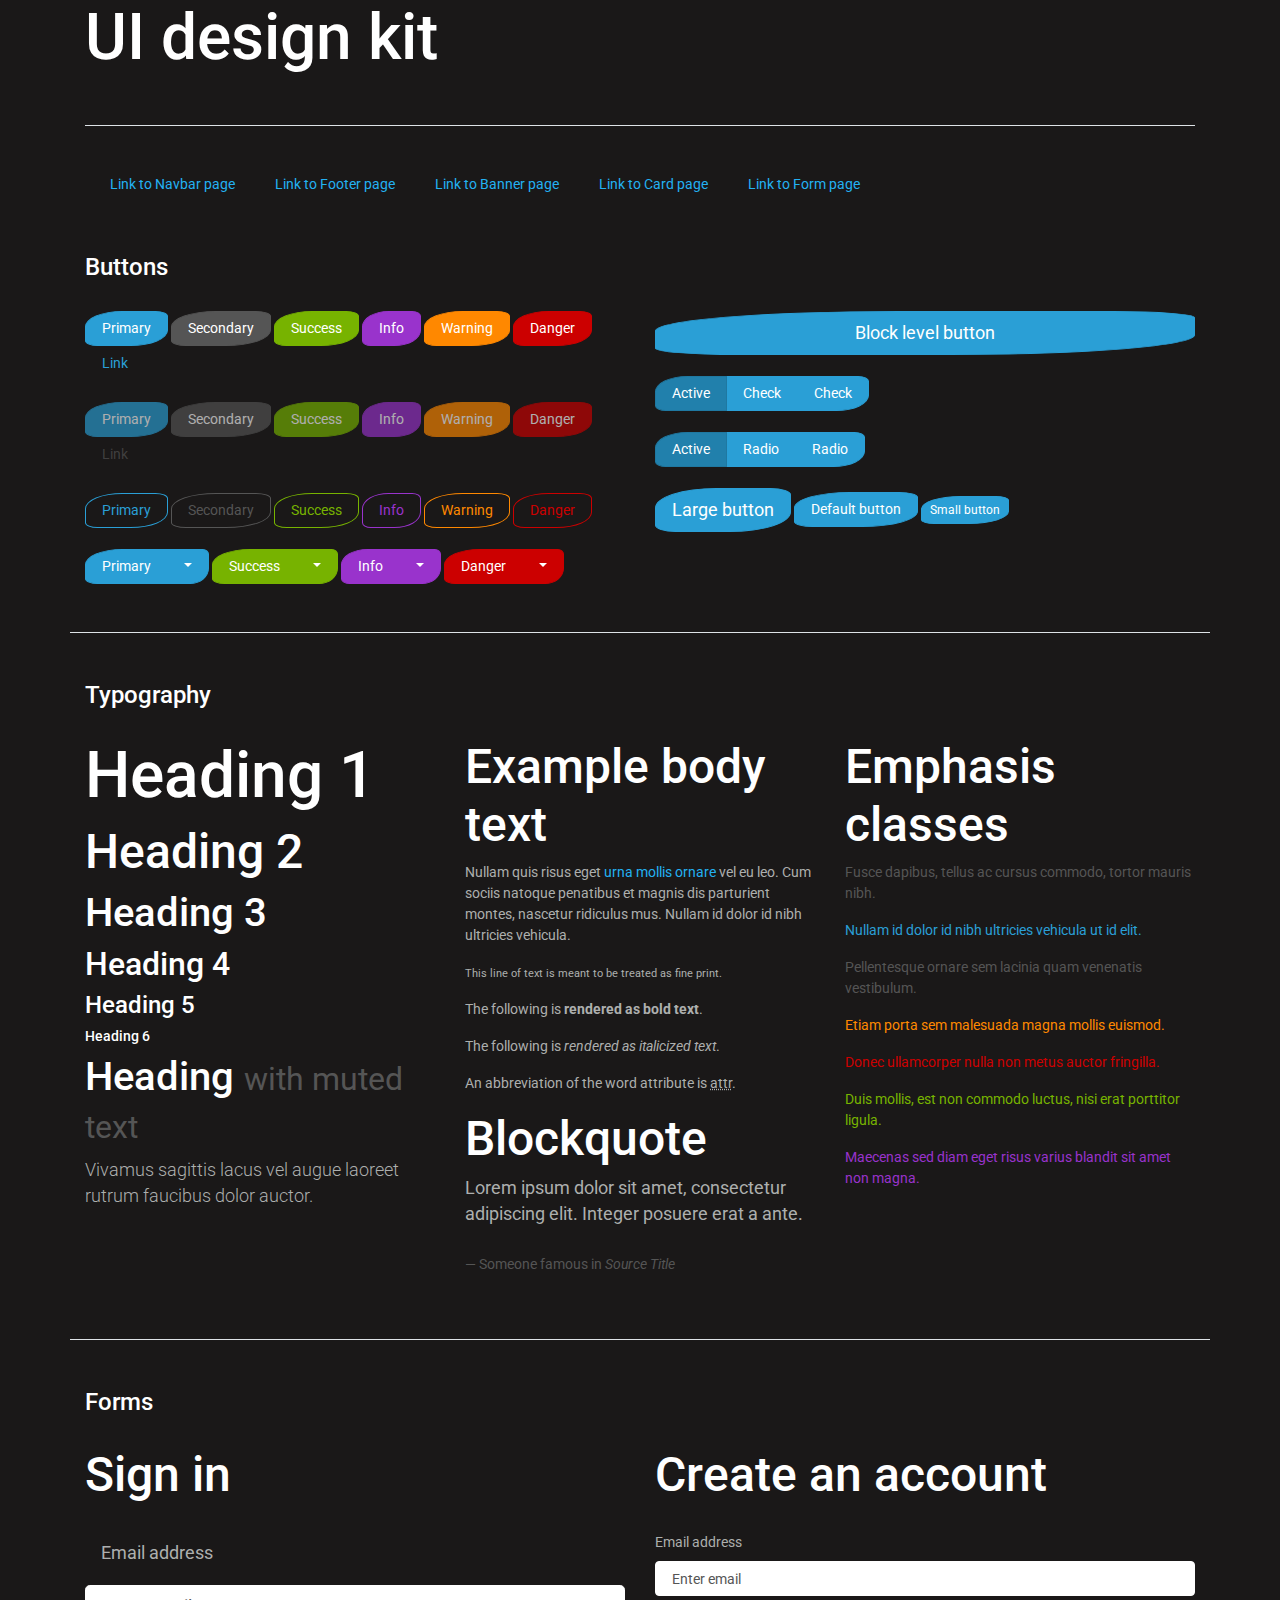
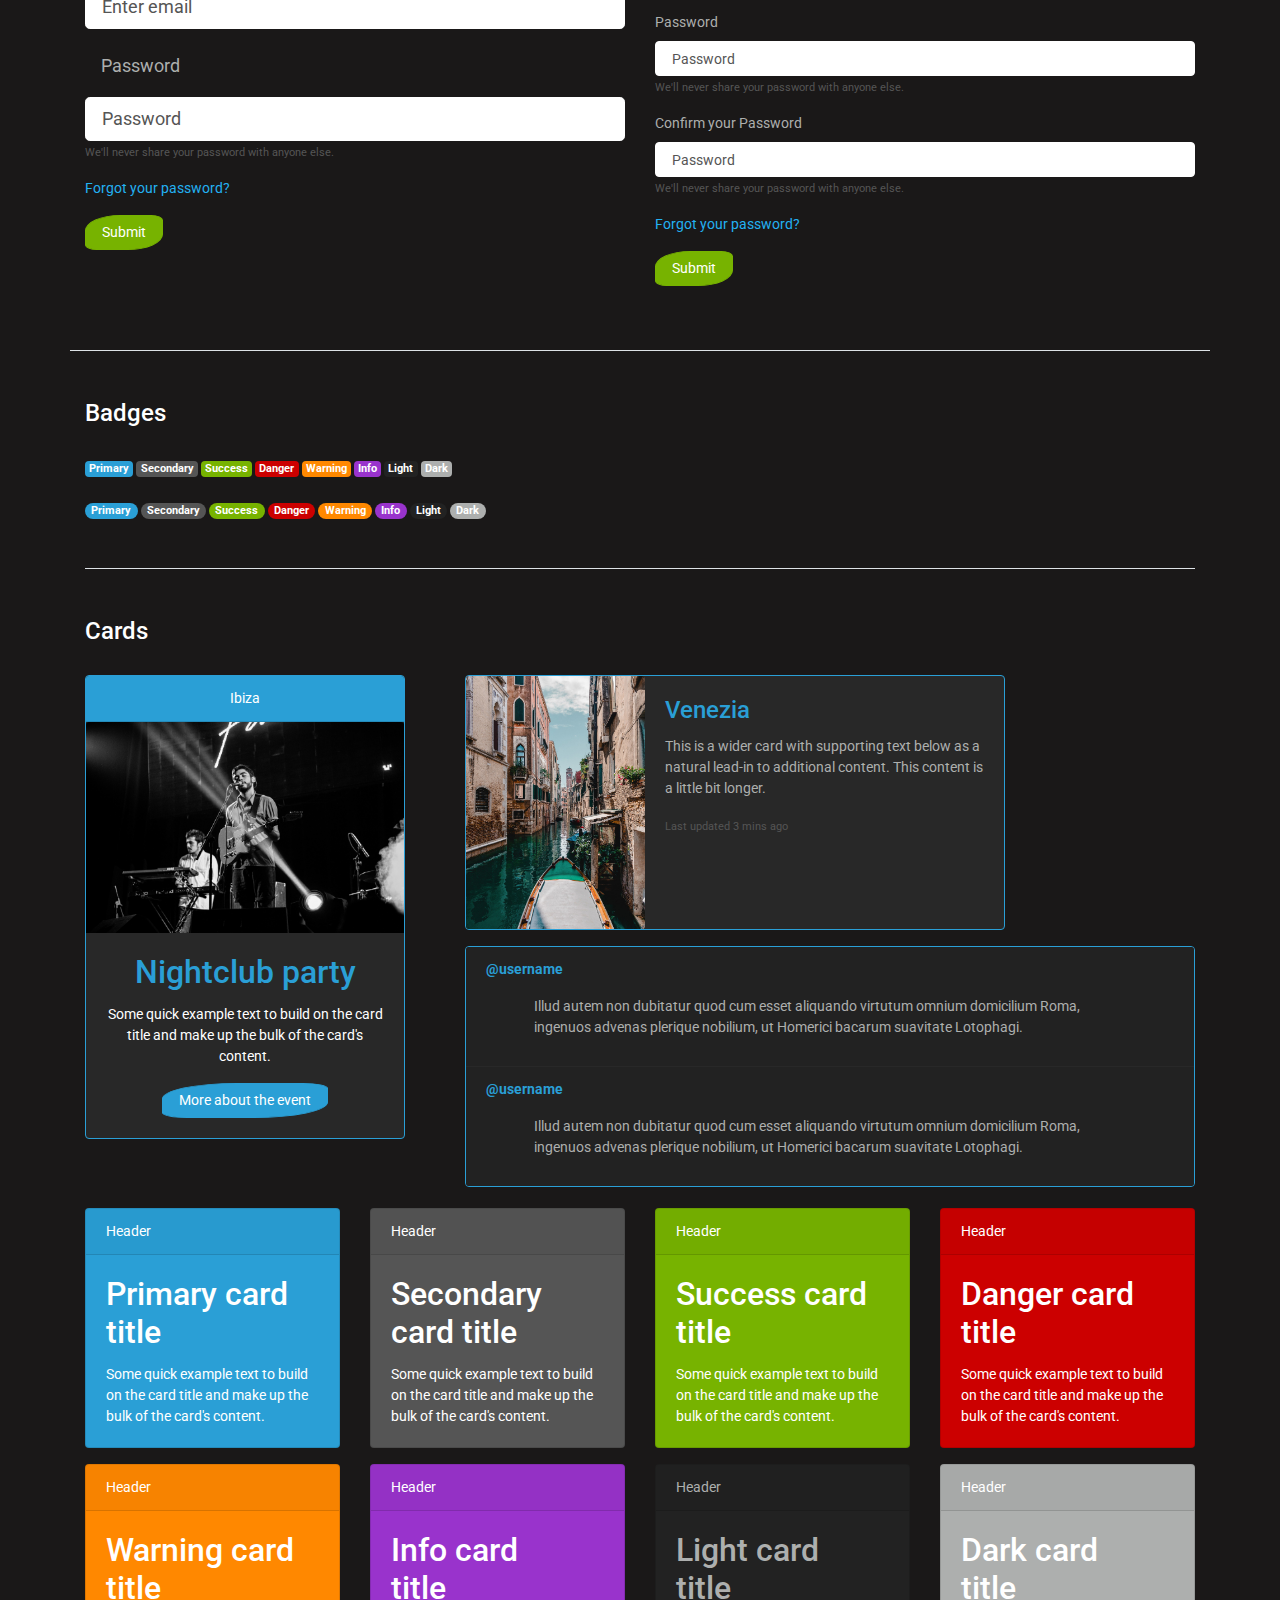
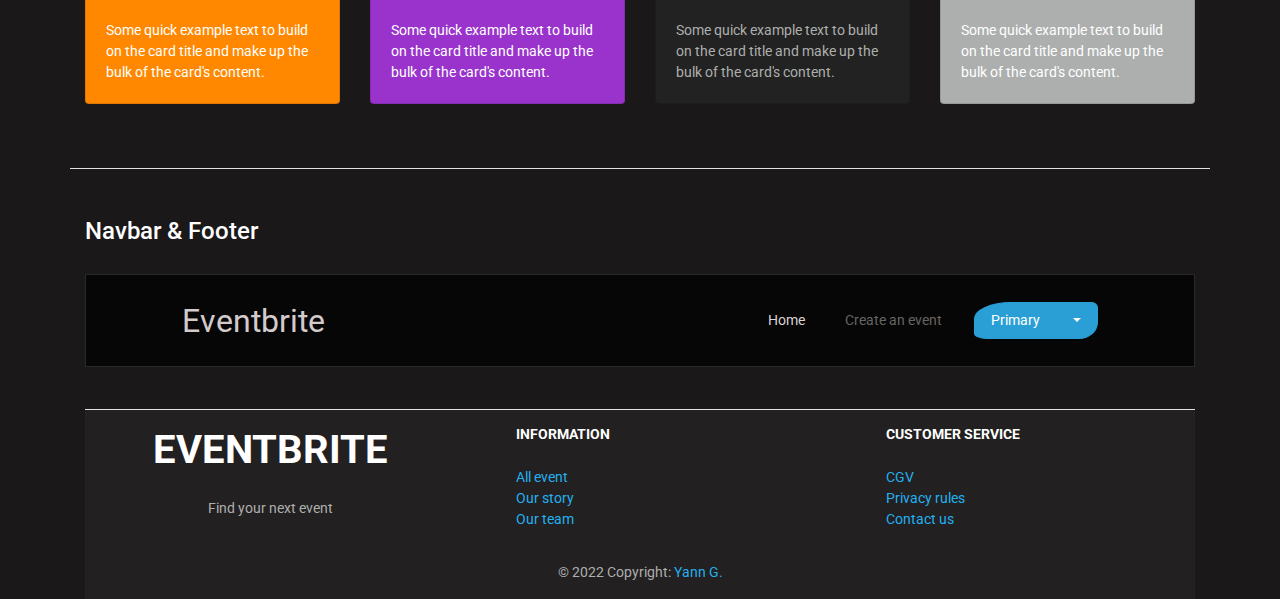
<file: view/index.html>
<!DOCTYPE html>
<html>

<head>
  <meta charset="utf-8">
  <meta name="viewport" content="width=device-width, initial-scale=1, shrink-to-fit=no">

  <link rel="stylesheet" href="../style/bootswatch.css">

  <script src="https://code.jquery.com/jquery-3.5.1.slim.min.js"
    integrity="sha384-DfXdz2htPH0lsSSs5nCTpuj/zy4C+OGpamoFVy38MVBnE+IbbVYUew+OrCXaRkfj"
    crossorigin="anonymous"></script>
  <script src="https://cdn.jsdelivr.net/npm/bootstrap@4.5.3/dist/js/bootstrap.bundle.min.js"
    integrity="sha384-ho+j7jyWK8fNQe+A12Hb8AhRq26LrZ/JpcUGGOn+Y7RsweNrtN/tE3MoK7ZeZDyx"
    crossorigin="anonymous"></script>
</head>

<body>
  <div class="container">
    <h1 class="border-bottom pb-5 mb-5">UI design kit</h1>

    <div class="row">
      <ul><a href="../view/navbar.html">Link to Navbar page</a></ul>
      <ul><a href="../view/footer.html">Link to Footer page</a></ul>
      <ul><a href="../view/banner.html">Link to Banner page</a></ul>
      <ul><a href="../view/card.html">Link to Card page</a></ul>
      <ul><a href="../view/authentification_form.html">Link to Form page</a></ul>
    </div><br><br>

    <h5>Buttons</h5><br>
    <div class="row border-bottom pb-5 mb-5">
      <div id="button" class="col-6">
        <button type="button" class="btn btn-primary">Primary</button>
        <button type="button" class="btn btn-secondary">Secondary</button>
        <button type="button" class="btn btn-success">Success</button>
        <button type="button" class="btn btn-info">Info</button>
        <button type="button" class="btn btn-warning">Warning</button>
        <button type="button" class="btn btn-danger">Danger</button>
        <button type="button" class="btn btn-link">Link</button>

        <br><br>

        <button type="button" class="btn btn-primary disabled">Primary</button>
        <button type="button" class="btn btn-secondary disabled">Secondary</button>
        <button type="button" class="btn btn-success disabled">Success</button>
        <button type="button" class="btn btn-info disabled">Info</button>
        <button type="button" class="btn btn-warning disabled">Warning</button>
        <button type="button" class="btn btn-danger disabled">Danger</button>
        <button type="button" class="btn btn-link disabled">Link</button>

        <br><br>

        <button type="button" class="btn btn-outline-primary">Primary</button>
        <button type="button" class="btn btn-outline-secondary">Secondary</button>
        <button type="button" class="btn btn-outline-success">Success</button>
        <button type="button" class="btn btn-outline-info">Info</button>
        <button type="button" class="btn btn-outline-warning">Warning</button>
        <button type="button" class="btn btn-outline-danger">Danger</button>

        <br><br>

        <div class="btn-group" role="group" aria-label="Button group with nested dropdown">
          <button type="button" class="btn btn-primary">Primary</button>
          <div class="btn-group" role="group">
            <button id="btnGroupDrop1" type="button" class="btn btn-primary dropdown-toggle" data-toggle="dropdown"
              aria-haspopup="true" aria-expanded="false"></button>
            <div class="dropdown-menu" aria-labelledby="btnGroupDrop1">
              <a class="dropdown-item" href="#">Dropdown link</a>
              <a class="dropdown-item" href="#">Dropdown link</a>
            </div>
          </div>
        </div>

        <div class="btn-group" role="group" aria-label="Button group with nested dropdown">
          <button type="button" class="btn btn-success">Success</button>
          <div class="btn-group" role="group">
            <button id="btnGroupDrop2" type="button" class="btn btn-success dropdown-toggle" data-toggle="dropdown"
              aria-haspopup="true" aria-expanded="false"></button>
            <div class="dropdown-menu" aria-labelledby="btnGroupDrop2">
              <a class="dropdown-item" href="#">Dropdown link</a>
              <a class="dropdown-item" href="#">Dropdown link</a>
            </div>
          </div>
        </div>

        <div class="btn-group" role="group" aria-label="Button group with nested dropdown">
          <button type="button" class="btn btn-info">Info</button>
          <div class="btn-group" role="group">
            <button id="btnGroupDrop3" type="button" class="btn btn-info dropdown-toggle" data-toggle="dropdown"
              aria-haspopup="true" aria-expanded="false"></button>
            <div class="dropdown-menu" aria-labelledby="btnGroupDrop3">
              <a class="dropdown-item" href="#">Dropdown link</a>
              <a class="dropdown-item" href="#">Dropdown link</a>
            </div>
          </div>
        </div>

        <div class="btn-group" role="group" aria-label="Button group with nested dropdown">
          <button type="button" class="btn btn-danger">Danger</button>
          <div class="btn-group" role="group">
            <button id="btnGroupDrop4" type="button" class="btn btn-danger dropdown-toggle" data-toggle="dropdown"
              aria-haspopup="true" aria-expanded="false"></button>
            <div class="dropdown-menu" aria-labelledby="btnGroupDrop4">
              <a class="dropdown-item" href="#">Dropdown link</a>
              <a class="dropdown-item" href="#">Dropdown link</a>
            </div>
          </div>
        </div>

        <br>
      </div>

      <div id="button" class="col-6">
        <button type="button" class="btn btn-primary btn-lg btn-block">Block level button</button><br>

        <div class="btn-group btn-group-toggle" data-toggle="buttons">
          <label class="btn btn-primary active">
            <input type="checkbox" checked="" autocomplete="off"> Active
          </label>
          <label class="btn btn-primary">
            <input type="checkbox" autocomplete="off"> Check
          </label>
          <label class="btn btn-primary">
            <input type="checkbox" autocomplete="off"> Check
          </label>
        </div><br><br>

        <div class="btn-group btn-group-toggle" data-toggle="buttons">
          <label class="btn btn-primary active">
            <input type="radio" name="options" id="option1" autocomplete="off" checked=""> Active
          </label>
          <label class="btn btn-primary">
            <input type="radio" name="options" id="option2" autocomplete="off"> Radio
          </label>
          <label class="btn btn-primary">
            <input type="radio" name="options" id="option3" autocomplete="off"> Radio
          </label>
        </div><br><br>

        <button type="button" class="btn btn-primary btn-lg">Large button</button>
        <button type="button" class="btn btn-primary">Default button</button>
        <button type="button" class="btn btn-primary btn-sm">Small button</button>


      </div>
    </div>

    <h5>Typography</h5><br>
    <div class="row border-bottom pb-5 mb-5">
      <div class="col-4">
        <h1>Heading 1</h1>
        <h2>Heading 2</h2>
        <h3>Heading 3</h3>
        <h4>Heading 4</h4>
        <h5>Heading 5</h5>
        <h6>Heading 6</h6>
        <h3>Heading <small class="text-muted">with muted text</small></h3>
        <p class="lead">Vivamus sagittis lacus vel augue laoreet rutrum faucibus dolor auctor.</p>
      </div>

      <div class="col-4">
        <h2>Example body text</h2>
        <p>Nullam quis risus eget <a href="#">urna mollis ornare</a> vel eu leo. Cum sociis natoque penatibus et magnis
          dis parturient montes, nascetur ridiculus mus. Nullam id dolor id nibh ultricies vehicula.</p>
        <p><small>This line of text is meant to be treated as fine print.</small></p>
        <p>The following is <strong>rendered as bold text</strong>.</p>
        <p>The following is <em>rendered as italicized text</em>.</p>
        <p>An abbreviation of the word attribute is <abbr title="attribute">attr</abbr>.</p>

        <h2>Blockquote</h2>
        <blockquote class="blockquote">
          <p class="mb-0">Lorem ipsum dolor sit amet, consectetur adipiscing elit. Integer posuere erat a ante.</p><br>
          <footer class="blockquote-footer">Someone famous in <cite title="Source Title">Source Title</cite></footer>
        </blockquote>
      </div>

      <div class="col-4">
        <h2>Emphasis classes</h2>
        <p class="text-muted">Fusce dapibus, tellus ac cursus commodo, tortor mauris nibh.</p>
        <p class="text-primary">Nullam id dolor id nibh ultricies vehicula ut id elit.</p>
        <p class="text-secondary">Pellentesque ornare sem lacinia quam venenatis vestibulum.</p>
        <p class="text-warning">Etiam porta sem malesuada magna mollis euismod.</p>
        <p class="text-danger">Donec ullamcorper nulla non metus auctor fringilla.</p>
        <p class="text-success">Duis mollis, est non commodo luctus, nisi erat porttitor ligula.</p>
        <p class="text-info">Maecenas sed diam eget risus varius blandit sit amet non magna.</p>
      </div>
    </div>

    <h5>Forms</h5><br>
    <div class="row border-bottom pb-5 mb-5">
      <form class="col-6">
        <h2>Sign in</h2><br>
        <fieldset>
          <div class="form-group">
            <label for="exampleInputEmail1" class="form-control-lg">Email address</label>
            <input type="email" class="form-control form-control-lg" id="exampleInputEmail1"
              aria-describedby="emailHelp" placeholder="Enter email">
          </div>
          <div class="form-group">
            <label for="exampleInputPassword1" class="form-control-lg">Password</label>
            <input type="password" class="form-control form-control-lg" id="exampleInputPassword1"
              placeholder="Password">
            <small id="emailHelp" class="form-text text-muted">We'll never share your password with anyone else.</small>
          </div>
          <div class="form-group">
            <a href="#!">Forgot your password?</a>
          </div>
          <div class="form-group">
            <button type="submit" class="btn btn-success">Submit</button>
          </div>
        </fieldset>
      </form>

      <form class="col-6">
        <h2>Create an account</h2><br>
        <fieldset>
          <div class="form-group">
            <label for="exampleInputEmail1">Email address</label>
            <input type="email" class="form-control form-control" id="exampleInputEmail1" aria-describedby="emailHelp"
              placeholder="Enter email">
          </div>
          <div class="form-group">
            <label for="exampleInputPassword1">Password</label>
            <input type="password" class="form-control form-control" id="exampleInputPassword1" placeholder="Password">
            <small id="emailHelp" class="form-text text-muted">We'll never share your password with anyone else.</small>
          </div>

          <div class="form-group">
            <label for="exampleInputPassword1">Confirm your Password</label>
            <input type="password" class="form-control form-control" id="exampleInputPassword1" placeholder="Password">
            <small id="emailHelp" class="form-text text-muted">We'll never share your password with anyone else.</small>
          </div>

          <div class="form-group">
            <a href="#!">Forgot your password?</a>
          </div>
          <div class="form-group">
            <button type="submit" class="btn btn-success">Submit</button>
          </div>
        </fieldset>
      </form>
    </div>

    <h5>Badges</h5><br>
    <div class="border-bottom pb-5 mb-5">
      <span class="badge badge-primary">Primary</span>
      <span class="badge badge-secondary">Secondary</span>
      <span class="badge badge-success">Success</span>
      <span class="badge badge-danger">Danger</span>
      <span class="badge badge-warning">Warning</span>
      <span class="badge badge-info">Info</span>
      <span class="badge badge-light">Light</span>
      <span class="badge badge-dark">Dark</span>

      <br><br>

      <span class="badge badge-pill badge-primary">Primary</span>
      <span class="badge badge-pill badge-secondary">Secondary</span>
      <span class="badge badge-pill badge-success">Success</span>
      <span class="badge badge-pill badge-danger">Danger</span>
      <span class="badge badge-pill badge-warning">Warning</span>
      <span class="badge badge-pill badge-info">Info</span>
      <span class="badge badge-pill badge-light">Light</span>
      <span class="badge badge-pill badge-dark">Dark</span>
    </div>

    <h5>Cards</h5><br>
    <div class="row">
      <div class="col-4">
        <div class="card text-white border-primary text-center mb-3" style="max-width: 20rem;">
          <div class="card-header bg-primary">Ibiza</div>
          <img class="card-img-top" src="../images/card-img2.jpg" alt="Card image cap">
          <div class="card-body">
            <h4 class="card-title text-primary">Nightclub party</h4>
            <p class="card-text">Some quick example text to build on the card title and make up the bulk of the card's
              content.</p>
            <button class="btn btn-primary">More about the event</button>
          </div>
        </div>
      </div>
      <div class="col-8">
        <div class="card border-primary mb-3" style="max-width: 540px;">
          <div class="row no-gutters">
            <div class="col-md-4">
              <img src="../images/venice-2845272_1920.jpg" class="card-img" alt="...">
            </div>
            <div class="col-md-8">
              <div class="card-body">
                <h5 class="card-title text-primary">Venezia</h5>
                <p class="card-text">This is a wider card with supporting text below as a natural lead-in to additional
                  content. This content is a little bit longer.</p>
                <p class="card-text"><small class="text-muted">Last updated 3 mins ago</small></p>
              </div>
            </div>
          </div>
        </div>
        <div class="card border-primary" style="width: 100%;">
          <ul class="list-group list-group-flush">
            <li class="list-group-item">
              <p class="text-primary font-weight-bold">@username</p>
              <p class="pl-5 pr-5">Illud autem non dubitatur quod cum esset aliquando virtutum omnium domicilium Roma,
                ingenuos advenas plerique nobilium, ut Homerici bacarum suavitate Lotophagi.</p>
            </li>

            <li class="list-group-item">
              <p class="text-primary font-weight-bold">@username</p>
              <p class="pl-5 pr-5">Illud autem non dubitatur quod cum esset aliquando virtutum omnium domicilium Roma,
                ingenuos advenas plerique nobilium, ut Homerici bacarum suavitate Lotophagi.</p>
            </li>

          </ul>
        </div><br>
      </div>
    </div>
    <div class="row">
      <div class="col-3">
        <div class="card text-white bg-primary mb-3" style="max-width: 20rem;">
          <div class="card-header">Header</div>
          <div class="card-body">
            <h4 class="card-title">Primary card title</h4>
            <p class="card-text">Some quick example text to build on the card title and make up the bulk of the card's
              content.</p>
          </div>
        </div>
      </div>
      <div class="col-3">
        <div class="card text-white bg-secondary mb-3" style="max-width: 20rem;">
          <div class="card-header">Header</div>
          <div class="card-body">
            <h4 class="card-title">Secondary card title</h4>
            <p class="card-text">Some quick example text to build on the card title and make up the bulk of the card's
              content.</p>
          </div>
        </div>
      </div>
      <div class="col-3">
        <div class="card text-white bg-success mb-3" style="max-width: 20rem;">
          <div class="card-header">Header</div>
          <div class="card-body">
            <h4 class="card-title">Success card title</h4>
            <p class="card-text">Some quick example text to build on the card title and make up the bulk of the card's
              content.</p>
          </div>
        </div>
      </div>
      <div class="col-3">
        <div class="card text-white bg-danger mb-3" style="max-width: 20rem;">
          <div class="card-header">Header</div>
          <div class="card-body">
            <h4 class="card-title">Danger card title</h4>
            <p class="card-text">Some quick example text to build on the card title and make up the bulk of the card's
              content.</p>
          </div>
        </div>
      </div>
    </div>
    <div class="row border-bottom pb-5 mb-5">
      <div class="col-3">
        <div class="card text-white bg-warning mb-3" style="max-width: 20rem;">
          <div class="card-header">Header</div>
          <div class="card-body">
            <h4 class="card-title">Warning card title</h4>
            <p class="card-text">Some quick example text to build on the card title and make up the bulk of the card's
              content.</p>
          </div>
        </div>
      </div>
      <div class="col-3">
        <div class="card text-white bg-info mb-3" style="max-width: 20rem;">
          <div class="card-header">Header</div>
          <div class="card-body">
            <h4 class="card-title">Info card<br> title</h4>
            <p class="card-text">Some quick example text to build on the card title and make up the bulk of the card's
              content.</p>
          </div>
        </div>
      </div>
      <div class="col-3">
        <div class="card bg-light mb-3" style="max-width: 20rem;">
          <div class="card-header">Header</div>
          <div class="card-body">
            <h4 class="card-title">Light card <br>title</h4>
            <p class="card-text">Some quick example text to build on the card title and make up the bulk of the card's
              content.</p>
          </div>
        </div>
      </div>
      <div class="col-3">
        <div class="card text-white bg-dark mb-3" style="max-width: 20rem;">
          <div class="card-header">Header</div>
          <div class="card-body">
            <h4 class="card-title">Dark card <br>title</h4>
            <p class="card-text">Some quick example text to build on the card title and make up the bulk of the card's
              content.</p>
          </div>
        </div>
      </div>
    </div>

    <h5>Navbar & Footer</h5><br>
    <div>
      <nav class="navbar sticky-top navbar-expand-lg navbar-dark bg-dark">
        <a class="navbar-brand ml-5" href="#">Eventbrite</a>
        <button class="navbar-toggler" type="button" data-toggle="collapse" data-target="#navbarColor02"
          aria-controls="navbarColor02" aria-expanded="false" aria-label="Toggle navigation">
          <span class="navbar-toggler-icon"></span>
        </button>

        <div class="collapse navbar-collapse" id="navbarColor02">
          <ul class="navbar-nav ml-auto mr-5 ">
            <li class="nav-item active ">
              <a class="nav-link ml-4" href="#">Home
                <span class="sr-only">(current)</span>
              </a>
            </li>
            <li class="nav-bar">
              <a class="nav-link ml-4" href="#">Create an event</a>
            </li>

            <div class="btn-group ml-4" role="group" aria-label="Button group with nested dropdown">
              <button type="button" class="btn btn-primary  ">Primary</button>
              <div class="btn-group" role="group">
                <button id="btnGroupDrop1" type="button" class="btn btn-primary dropdown-toggle" data-toggle="dropdown"
                  aria-haspopup="true" aria-expanded="false"></button>
                <div class="dropdown-menu dropdown-menu-right" aria-labelledby="btnGroupDrop1">
                  <a class="dropdown-item" href="#">Login</a>
                  <a class="dropdown-item" href="#">Create an account</a>
                </div>
              </div>
            </div>
          </ul>
        </div>
      </nav>

      <br><br>

      <footer class="page-footer font-small indigo border-top">

        <div class="container text-center text-md-left">
          <div class="row">
            <hr class="clearfix w-100 d-md-none">

            <div class="col-md-3 mx-auto text-center">
              <h3 class="font-weight-bold text-uppercase mt-3 mb-4">EVENTBRITE</h3>
              <blockquote>Find your next event</blockquote>
            </div>

            <hr class="clearfix w-100 d-md-none">

            <div class="col-md-3 mx-auto">
              <h6 class="font-weight-bold text-uppercase mt-3 mb-4">Information</h6>

              <ul class="list-unstyled">
                <li>
                  <a href="#!">All event</a>
                </li>
                <li>
                  <a href="#!">Our story</a>
                </li>
                <li>
                  <a href="#!">Our team</a>
                </li>
              </ul>

            </div>


            <hr class="clearfix w-100 d-md-none">


            <div class="col-md-3 mx-auto">

              <h6 class="font-weight-bold text-uppercase mt-3 mb-4">Customer service</h6>

              <ul class="list-unstyled">
                <li>
                  <a href="#!">CGV</a>
                </li>
                <li>
                  <a href="#!">Privacy rules</a>
                </li>
                <li>
                  <a href="#!">Contact us</a>
                </li>
              </ul>

            </div>
          </div>
        </div>

        <div class="footer-copyright text-center py-3">© 2022 Copyright:
          <a href="https://mdbootstrap.com/"> Yann G.</a>
        </div>

      </footer>
    </div>
  </div>


</body>

</html>
</file>
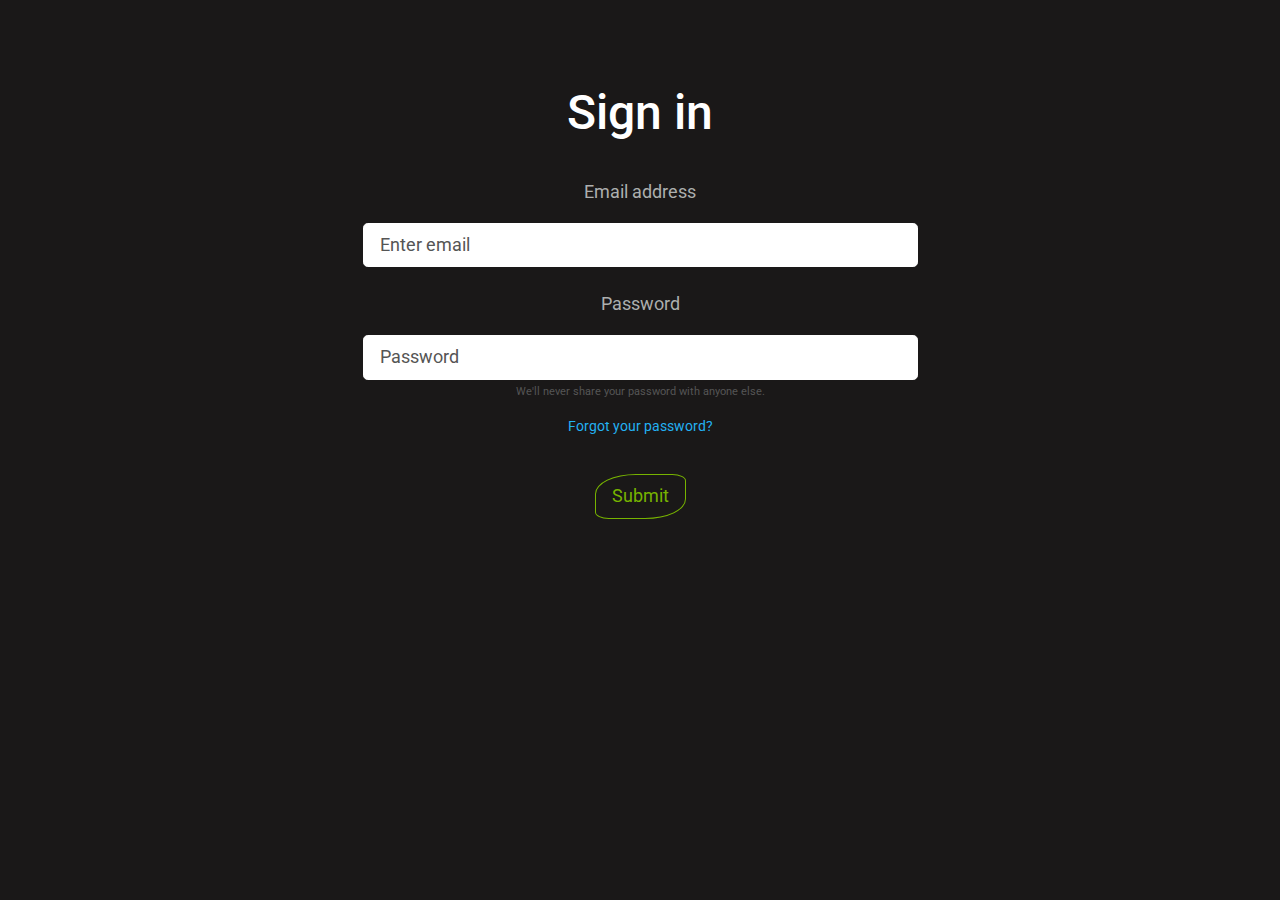
<file: view/authentification_form.html>
<!DOCTYPE html>
<html>

<head>
  <meta charset="utf-8">
  <meta name="viewport" content="width=device-width, initial-scale=1, shrink-to-fit=no">

  <link rel="stylesheet" href="../style/bootswatch.css">

</head>

<body>
  <div class="container h-100 text-center">
    <form class="w-50 mx-auto"><br><br><br><br>
      <h2>Sign in</h2><br>
      <fieldset>
        <div class="form-group">
          <label for="exampleInputEmail1" class="form-control-lg">Email address</label>
          <input type="email" class="form-control form-control-lg" id="exampleInputEmail1" aria-describedby="emailHelp"
            placeholder="Enter email">
        </div>
        <div class="form-group">
          <label for="exampleInputPassword1" class="form-control-lg">Password</label>
          <input type="password" class="form-control form-control-lg" id="exampleInputPassword1" placeholder="Password">
          <small id="emailHelp" class="form-text text-muted">We'll never share your password with anyone else.</small>
        </div>
        <div class="form-group">
          <a href="#!">Forgot your password?</a>
        </div><br>
        <div class="form-group">
          <button type="submit" class="btn btn-outline-success btn-lg">Submit</button>
        </div>
      </fieldset>
    </form>
  </div>

</body>
</file>
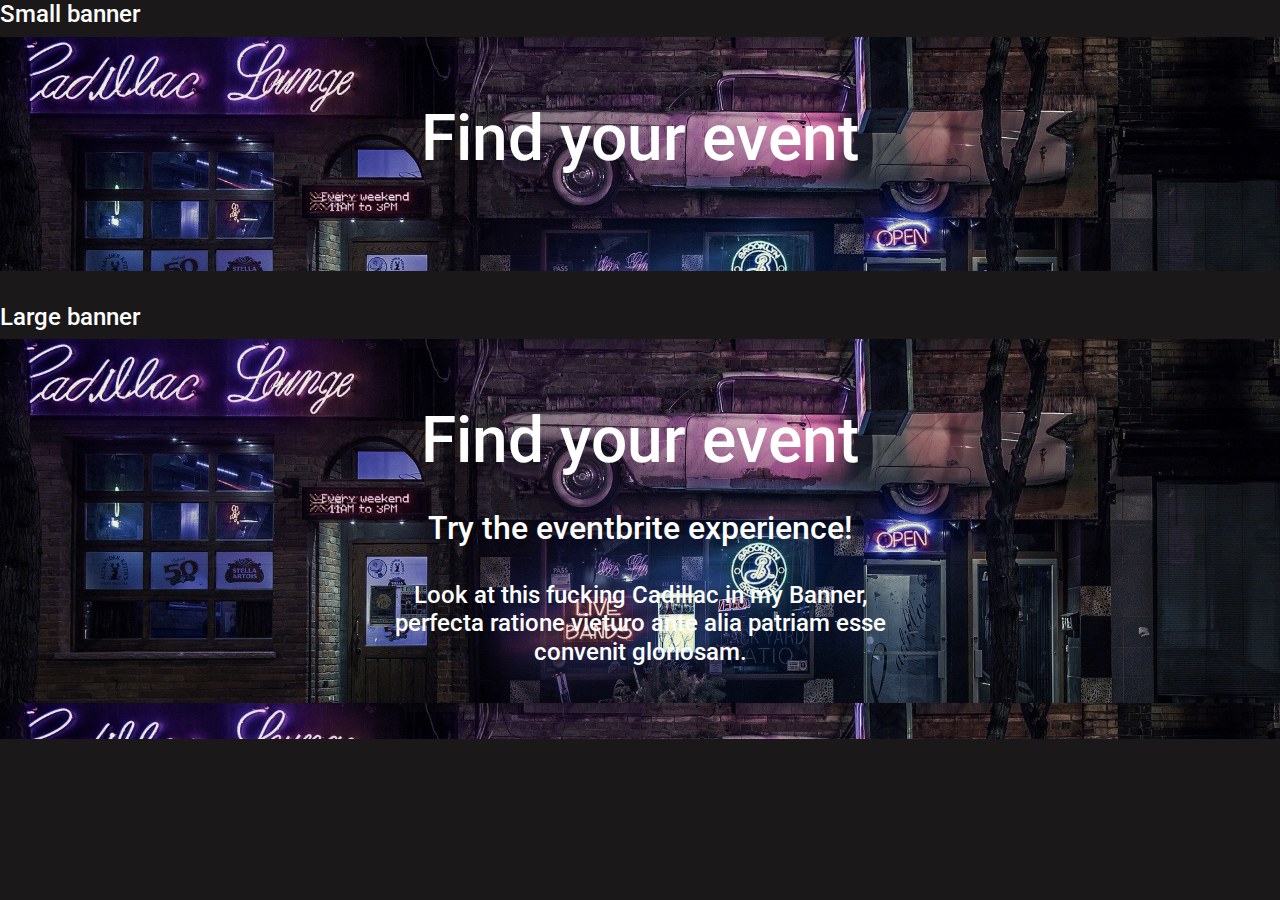
<file: view/banner.html>
<!DOCTYPE html>
<html>
  <head>
    <meta charset="utf-8">
    <meta name="viewport" content="width=device-width, initial-scale=1, shrink-to-fit=no">

    <link rel="stylesheet" href="../style/bootswatch.css">

      </head>
  <body>
    <h5>Small banner</h5>
    <div class="jumbotron jumbotron-fluid text-center" style="background-image: url(../images/banner-img.jpg); background-size: 100%;">
      <h1>Find your event</h1><br>
    </div>

    <h5>Large banner</h5>
    <div class="jumbotron jumbotron-fluid text-center" style="background-image: url(../images/banner-img.jpg); background-size: 100%;">
      <h1>Find your event</h1><br>
      <h4>Try the eventbrite experience!</h4>
      <hr>
      <h5 class=" pl-5 pr-5 w-50 mx-auto">Look at this fucking Cadillac in my Banner, perfecta ratione vieturo ante alia patriam esse convenit gloriosam.
      </h5>
    </div>
  </body>
</file>
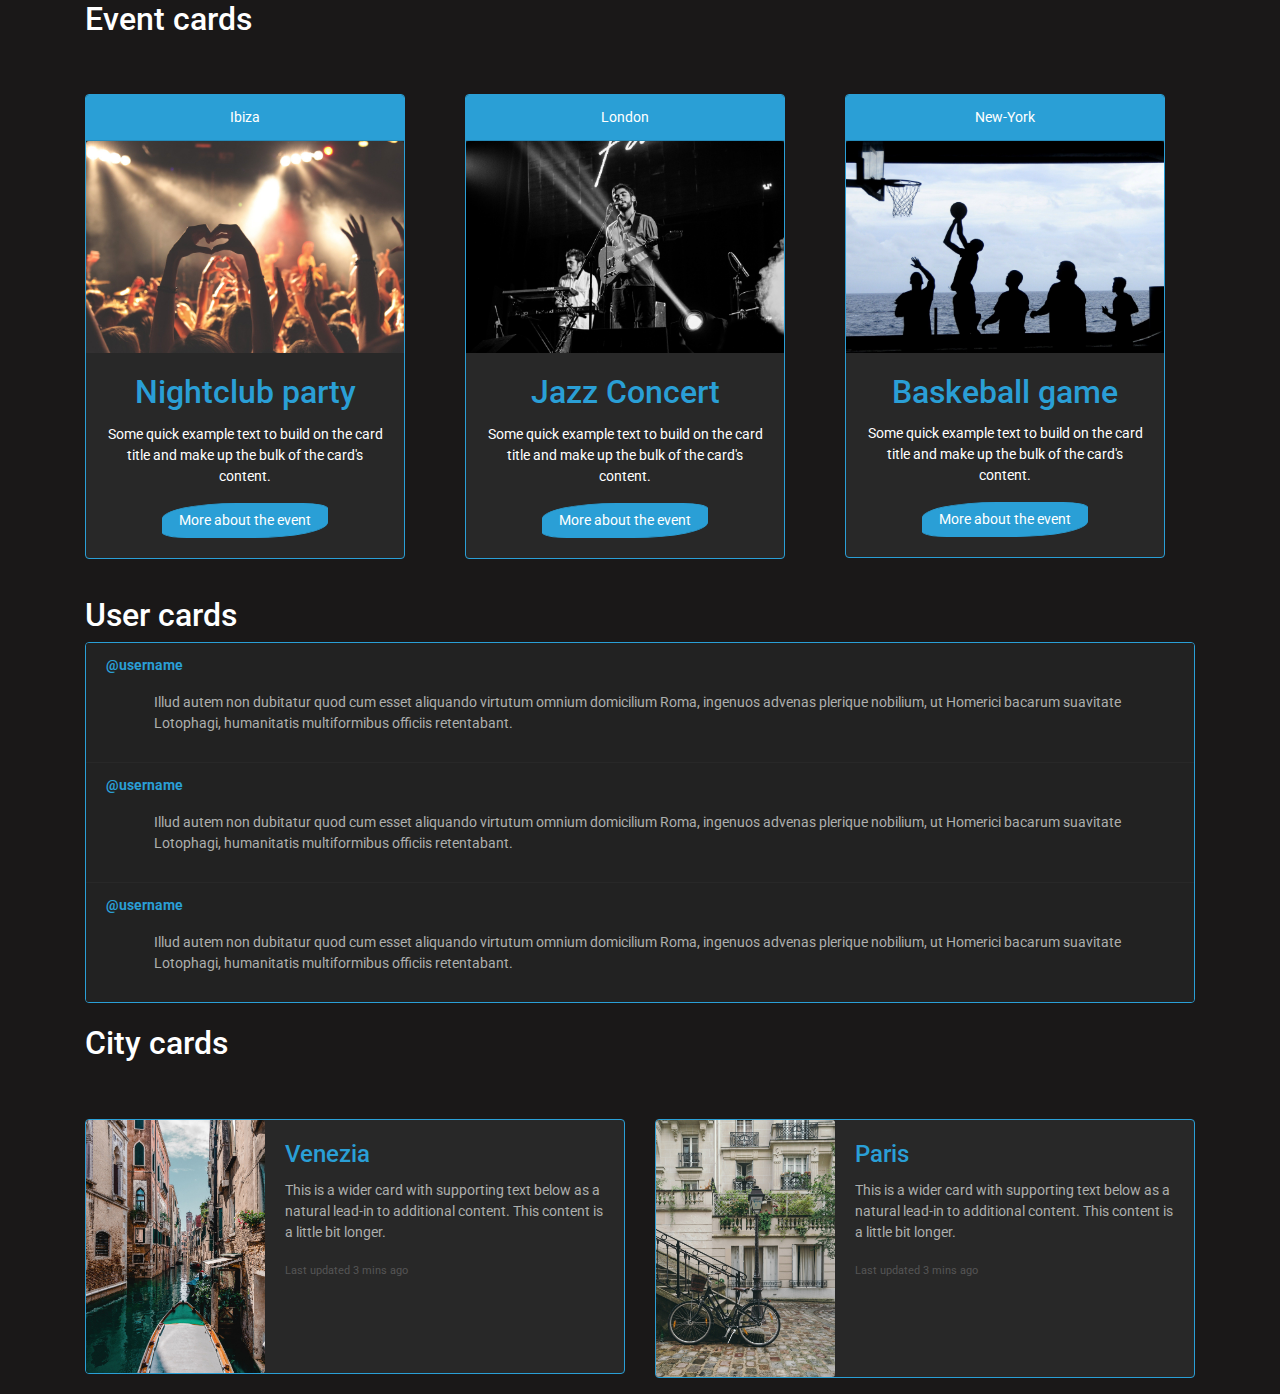
<file: view/card.html>
<!DOCTYPE html>
<html>
  <head>
    <meta charset="utf-8">
    <meta name="viewport" content="width=device-width, initial-scale=1, shrink-to-fit=no">

    <link rel="stylesheet" href="../style/bootswatch.css">

    </head>
  <body>
    <div class="container">
      <h4>Event cards</h4>
      <div class="row pt-5">
        <div class="col-sm-4">
          <div class="card text-white border-primary text-center mb-3" style="max-width: 20rem;">
            <div class="card-header bg-primary">Ibiza</div>
            <img class="card-img-top" src="../images/card-img1.jpg" alt="Card image cap">
            <div class="card-body">
              <h4 class="card-title text-primary">Nightclub party</h4>
              <p class="card-text">Some quick example text to build on the card title and make up the bulk of the card's content.</p>
              <button class="btn btn-primary">More about the event</button>
            </div>
          </div>
        </div>

        <div class="col-sm-4">
          <div class="card text-white border-primary text-center mb-3" style="max-width: 20rem;">
            <div class="card-header bg-primary">London</div>
            <img class="card-img-top" src="../images/card-img2.jpg" alt="Card image cap">
            <div class="card-body">
              <h4 class="card-title text-primary">Jazz Concert</h4>
              <p class="card-text">Some quick example text to build on the card title and make up the bulk of the card's content.</p>
              <button class="btn btn-primary">More about the event</button>
            </div>
          </div>
        </div>

        <div class="col-sm-4">
          <div class="card text-white border-primary text-center mb-3" style="max-width: 20rem;">
            <div class="card-header bg-primary">New-York</div>
            <img class="card-img-top" src="../images/carg-img3.jpg" alt="Card image cap">
            <div class="card-body">
              <h4 class="card-title text-primary">Baskeball game</h4>
              <p class="card-text">Some quick example text to build on the card title and make up the bulk of the card's content.</p>
              <button class="btn btn-primary">More about the event</button>
            </div>
          </div>
        </div>
      </div><br>

      <h4>User cards</h4>
      <div class="card border-primary" style="width: 100%;">
        <ul class="list-group list-group-flush">
          <li class="list-group-item">         
            <p class="text-primary font-weight-bold">@username</p>
            <p class="pl-5 pr-5">Illud autem non dubitatur quod cum esset aliquando virtutum omnium domicilium Roma, ingenuos advenas plerique nobilium, ut Homerici bacarum suavitate Lotophagi, humanitatis multiformibus officiis retentabant.</p>
          </li>

          <li class="list-group-item">         
            <p class="text-primary font-weight-bold">@username</p>
            <p class="pl-5 pr-5">Illud autem non dubitatur quod cum esset aliquando virtutum omnium domicilium Roma, ingenuos advenas plerique nobilium, ut Homerici bacarum suavitate Lotophagi, humanitatis multiformibus officiis retentabant.</p>
          </li>

          <li class="list-group-item">         
            <p class="text-primary font-weight-bold">@username</p>
            <p class="pl-5 pr-5">Illud autem non dubitatur quod cum esset aliquando virtutum omnium domicilium Roma, ingenuos advenas plerique nobilium, ut Homerici bacarum suavitate Lotophagi, humanitatis multiformibus officiis retentabant.</p>
          </li>
          
        </ul>
      </div><br>

      <h4>City cards</h4>
      <div class="row pt-5">

        <div class="col-sm-6">
          <div class="card border-primary mb-3" style="max-width: 540px;">
            <div class="row no-gutters">
              <div class="col-md-4">
                <img src="../images/venice-2845272_1920.jpg" class="card-img" alt="...">
              </div>
              <div class="col-md-8">
                <div class="card-body">
                  <h5 class="card-title text-primary">Venezia</h5>
                  <p class="card-text">This is a wider card with supporting text below as a natural lead-in to additional content. This content is a little bit longer.</p>
                  <p class="card-text"><small class="text-muted">Last updated 3 mins ago</small></p>
                </div>
              </div>
            </div>
          </div>
        </div>

        <div class="col-sm-6">
          <div class="card border-primary mb-3" style="max-width: 540px;">
            <div class="row no-gutters">
              <div class="col-md-4">
                <img src="../images/bicycle-1851497_1920.jpg" class="card-img" alt="...">
              </div>
              <div class="col-md-8">
                <div class="card-body">
                  <h5 class="card-title text-primary">Paris</h5>
                  <p class="card-text">This is a wider card with supporting text below as a natural lead-in to additional content. This content is a little bit longer.</p>
                  <p class="card-text"><small class="text-muted">Last updated 3 mins ago</small></p>
                </div>
              </div>
            </div>
          </div>
        </div>


      </div>

    </div>
    
  </body>
</file>
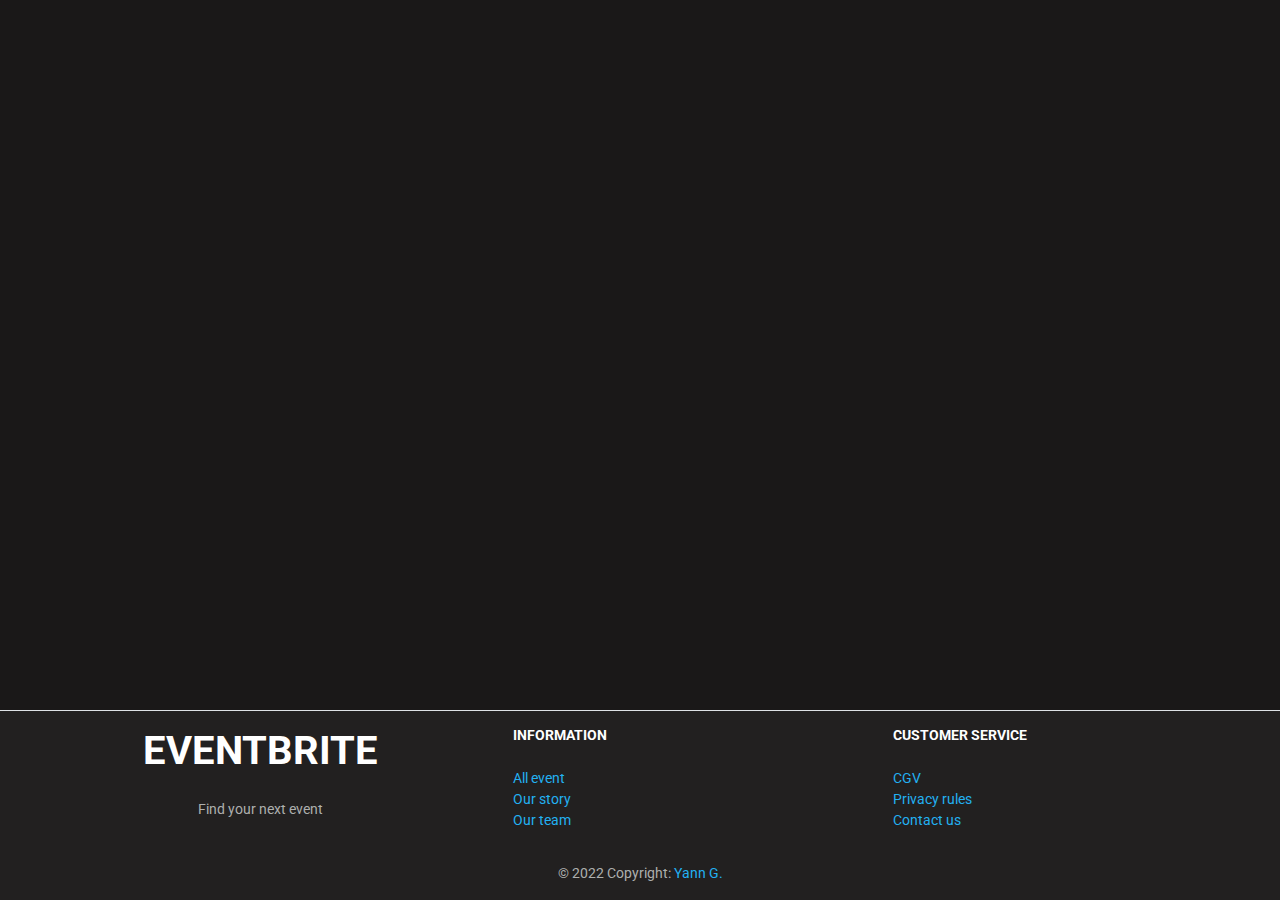
<file: view/footer.html>
<!DOCTYPE html>
<html>
  <head>
    <meta charset="utf-8">
    <meta name="viewport" content="width=device-width, initial-scale=1, shrink-to-fit=no">

    <link rel="stylesheet" href="../style/bootswatch.css">
    <script src="https://code.jquery.com/jquery-3.5.1.slim.min.js" integrity="sha384-DfXdz2htPH0lsSSs5nCTpuj/zy4C+OGpamoFVy38MVBnE+IbbVYUew+OrCXaRkfj" crossorigin="anonymous"></script>
    <script src="https://cdn.jsdelivr.net/npm/bootstrap@4.5.3/dist/js/bootstrap.bundle.min.js" integrity="sha384-ho+j7jyWK8fNQe+A12Hb8AhRq26LrZ/JpcUGGOn+Y7RsweNrtN/tE3MoK7ZeZDyx" crossorigin="anonymous"></script>
  

     </head>
  <body>

<footer class="page-footer fixed-bottom font-small indigo border-top">

  <div class="container text-center text-md-left">
    <div class="row">
      <hr class="clearfix w-100 d-md-none">

      <div class="col-md-3 mx-auto text-center">
        <h3 class="font-weight-bold text-uppercase mt-3 mb-4">EVENTBRITE</h3>
        <blockquote>Find your next event</blockquote>
      </div>

      <hr class="clearfix w-100 d-md-none">

      <div class="col-md-3 mx-auto">
        <h6 class="font-weight-bold text-uppercase mt-3 mb-4">Information</h6>

        <ul class="list-unstyled">
          <li>
            <a href="#!">All event</a>
          </li>
          <li>
            <a href="#!">Our story</a>
          </li>
          <li>
            <a href="#!">Our team</a>
          </li>
        </ul>

      </div>


      <hr class="clearfix w-100 d-md-none">


      <div class="col-md-3 mx-auto">

        <h6 class="font-weight-bold text-uppercase mt-3 mb-4">Customer service</h6>

        <ul class="list-unstyled">
          <li>
            <a href="#!">CGV</a>
          </li>
          <li>
            <a href="#!">Privacy rules</a>
          </li>
          <li>
            <a href="#!">Contact us</a>
          </li>
        </ul>

      </div>
    </div>
  </div>

  <div class="footer-copyright text-center py-3">© 2022 Copyright:
    <a href="https://mdbootstrap.com/"> Yann G.</a>
  </div>

</footer>

  </body>
</file>
